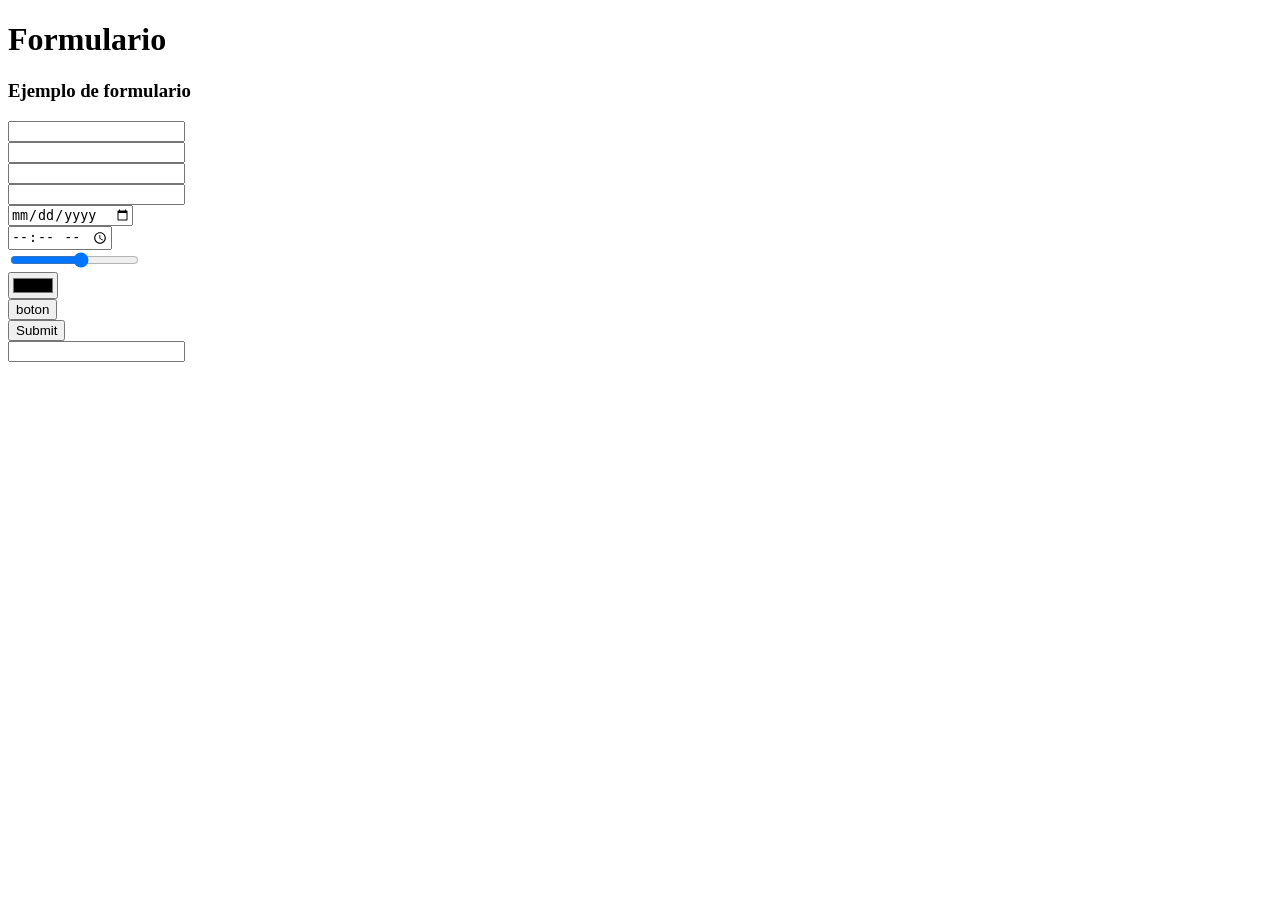
<file: form.html>
<!DOCTYPE html>
<html lang="en">
<head>
    <meta charset="UTF-8">
    <meta name="viewport" content="width=device-width, initial-scale=1.0">
    <title>Formulario de ejemplo</title>
</head>
<body>
    <h1>Formulario</h1>
    <h3>Ejemplo de formulario</h3>
    <form action="">
        <input type="text">
        <br>
        <input type="password">
        <br>
        <input type="number">
        <br>
        <input type="email">
        <br>
        <input type="date">
        <br>
        <input type="time">
        <br> 
        <input type="range" min="1" max="10">
        <br>
        <input type="color">
        <br> 
        <input type="button" value="boton">
        <br>
        <input type="submit">
        <br>
        <input type="text" required="">
    </form>
</body>
</html>
</file>
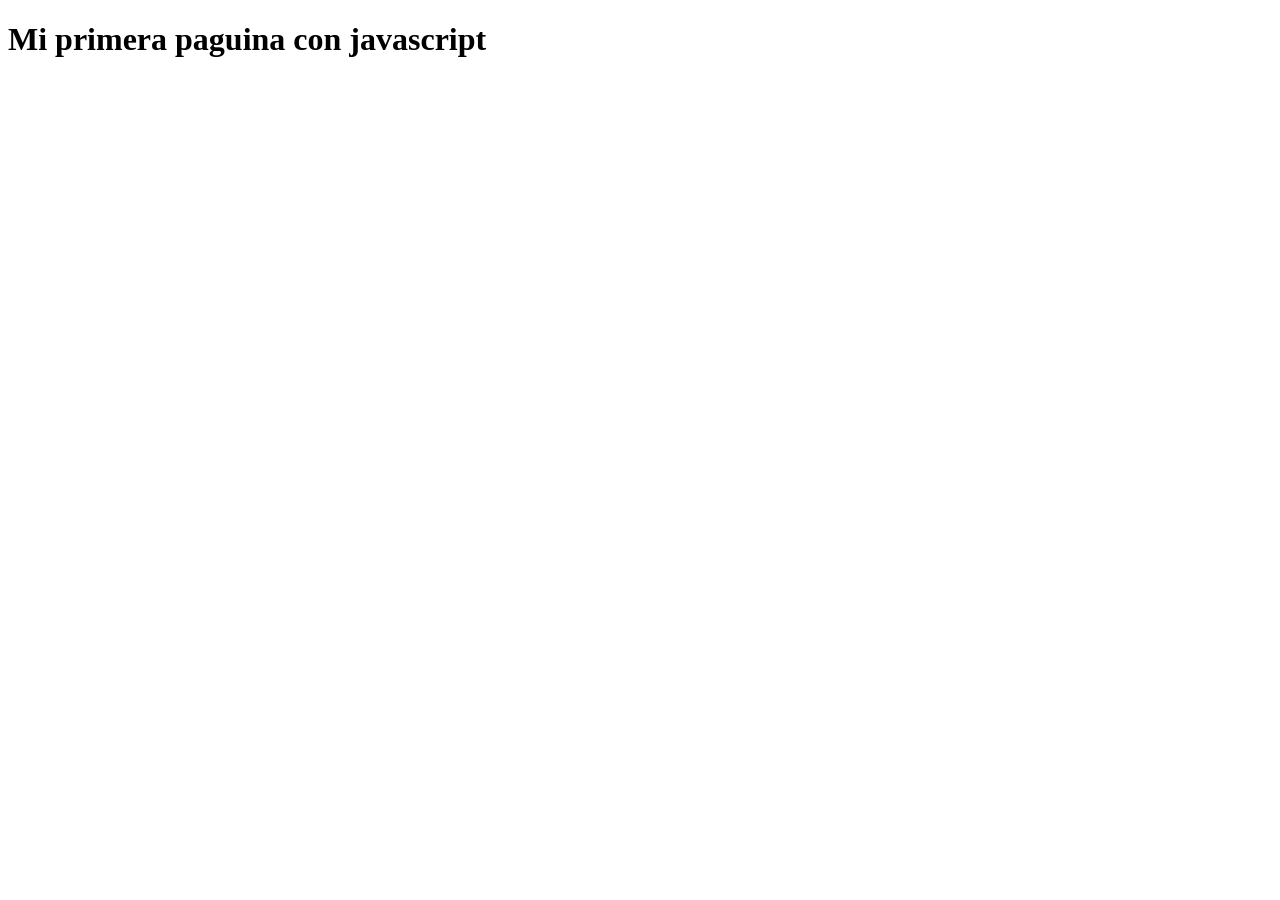
<file: javascript.html>
<!DOCTYPE html>
<html lang="en">
<head>
    <meta charset="UTF-8">
    <meta name="viewport" content="width=device-width, initial-scale=1.0">
    <title>javascript clase 1</title>
</head>
<body>
    <h1>Mi primera paguina con javascript</h1>
    <script src="saludo.js"></script>
</body>
</html>
</file>
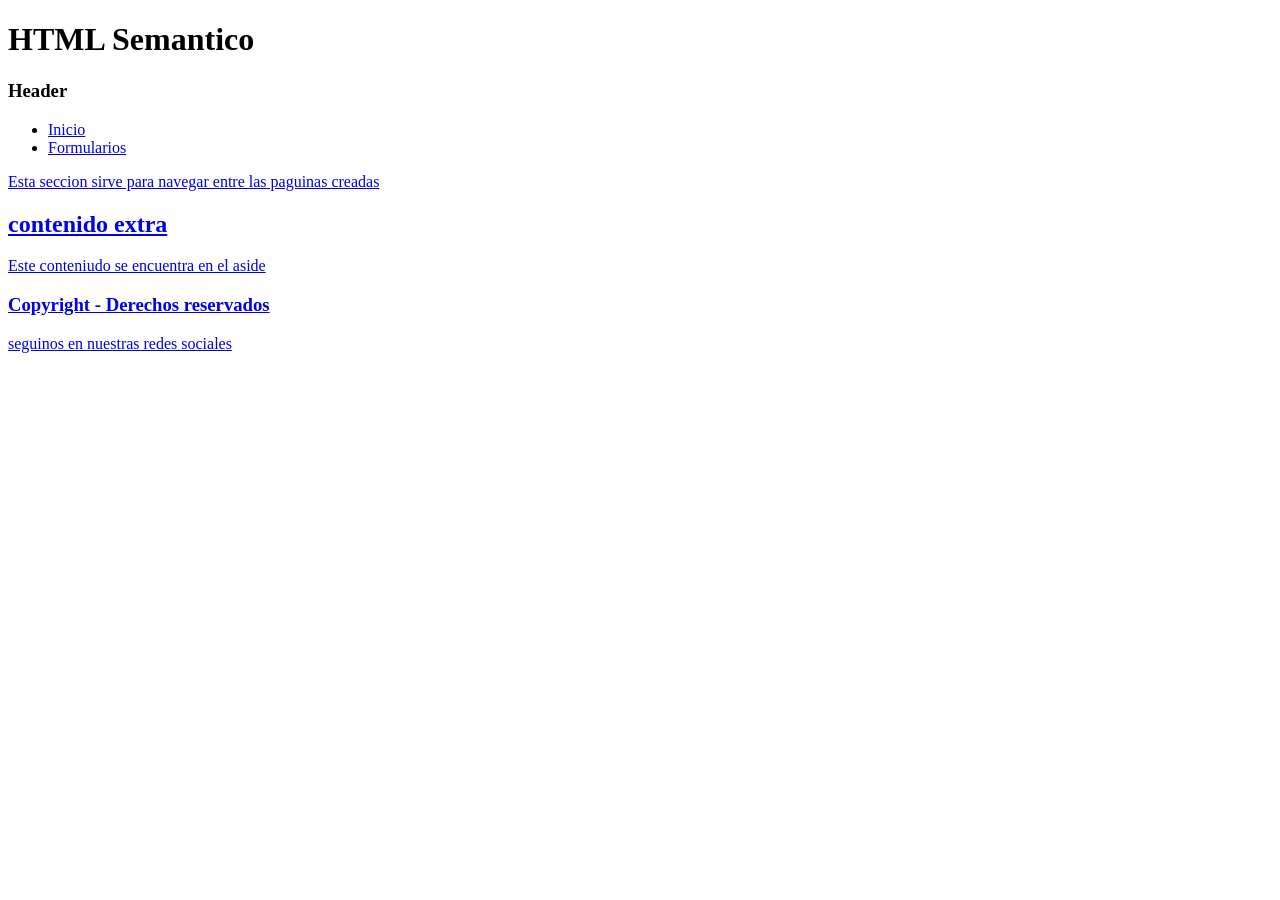
<file: semantica.html>
<!DOCTYPE html>
<html lang="en">
<head>
    <meta charset="UTF-8">
    <meta name="viewport" content="width=device-width, initial-scale=1.0">
    <title>HTML Semantico</title>
</head>
<body>
    <h1>HTML Semantico</h1>
    <h3>Header</h3>
    <header>
        <nav>
            <ul>
                <li><a href="index.html">Inicio</li>
                <li><a href="form.html">Formularios </li>
            </ul>
        </nav>
    </header>
    <ARTicle>
        <section>
            <p>Esta seccion sirve para navegar entre las paguinas creadas</p>
        </section>
    </ARTicle>
    <aside>
        <h2>contenido extra</h2>
        <p>Este conteniudo se encuentra en el aside</p>
    </aside>
    <footer>
        <h3>Copyright - Derechos reservados</h3>
        <p>seguinos en nuestras redes sociales</p>
    </footer>
</body>
</html>
</file>
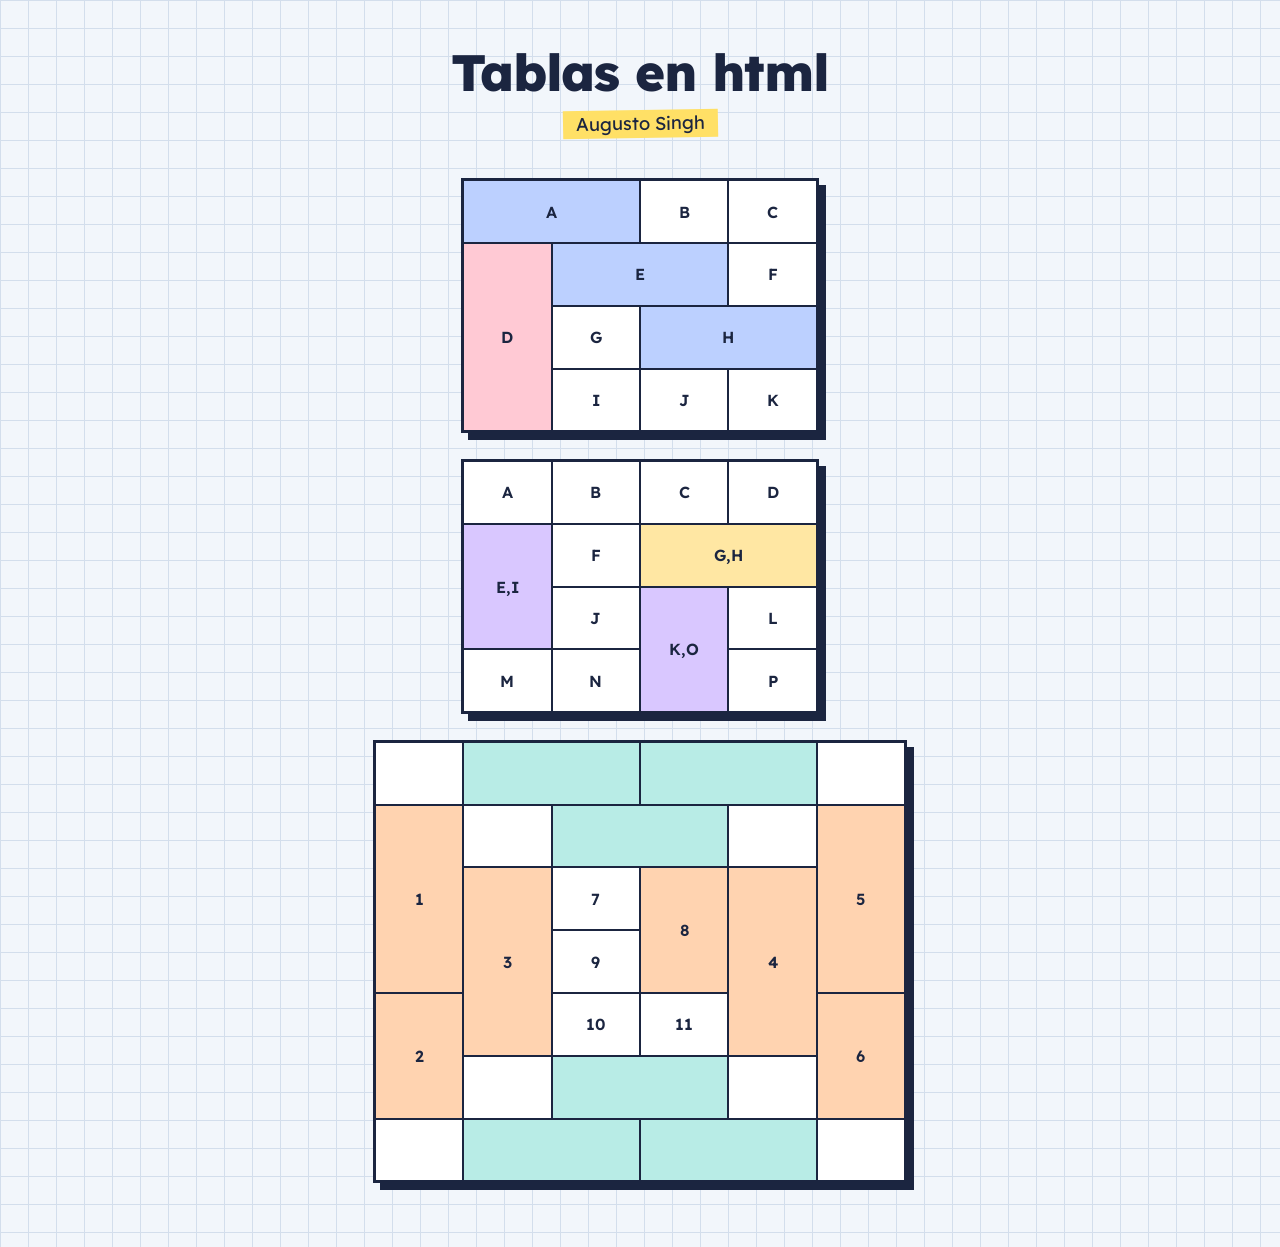
<file: TP2.html>
<!DOCTYPE html>
<html lang="en">
<head>
    <meta charset="UTF-8">
    <meta name="viewport" content="width=device-width, initial-scale=1.0">
    <title>TP2 Tablas</title>
    <link rel="stylesheet" href="tp2.css">
</head>
<body>
    <h1>Tablas en html</h1>
    <h2>Augusto Singh</h2>

    <table border="2px">
        <tr>
            <td colspan="2"> A </td>
            <td> B </td>
            <td> C </td>
        </tr>
        <tr>
            <td rowspan="3">D</td>
            <td colspan="2 ">E</td>
            <td>F</td>
        </tr>
        <td>G</td>
        <td colspan="2">H</td>
        <tr>
            <td>I</td>
            <td>J</td>
            <td>K</td>
        </tr>
    </table>
<br>
<table border="2px">
    <tr>
        <td>A</td>
        <td>B</td>
        <td>C</td>
        <td>D</td>
    </tr>
    <tr>
        <td rowspan="2"> E,I</td>
        <td>F</td>
        <td colspan="2">G,H</td>
    </tr>
    <tr>
        <td>J</td>
        <td rowspan="2">K,O</td>
        <td>L</td>
    </tr>
    <tr>
        <td>M</td>
        <td>N</td>
        <td>P</td>
    </tr>
</table>
<br>
<table border="2px">
    <tr>
        <td></td>
        <td colspan="2"></td>
        <td colspan="2"></td>
        <td></td>
    </tr>
    <tr>
        <td rowspan="3">1</td>
        <td></td>
        <td colspan="2"></td>
        <td></td>
        <td rowspan="3">5</td>
    </tr>
    <tr>
        <td rowspan="3">3</td>
        <td>7</td>
        <td rowspan="2">8</td>
        <td rowspan="3">4</td>
    </tr>
    <tr>
        <td>9</td>
    </tr>
    <tr>
        <td rowspan="2">2</td>
        <td>10</td>
        <td>11</td>
        <td rowspan="2">6</td>
    </tr>
    <tr>
        <td></td>
        <td colspan="2"></td>
        <td></td>
    </tr>
    <tr>
        <td></td>
        <td colspan="2"></td>
        <td colspan="2"></td>
        <td></td>
    </tr>

    <table>
        <tr>
            
        </tr>
    </table>
</table>
</body>
</html>
</file>
<file: tp2.css>
/* ==========================================================
   TP2 - Tablas en HTML
   Idea: papel cuadriculado de cuaderno + celdas de colores.
   Las celdas combinadas (colspan / rowspan) se pintan de
   otro color, así se ve a simple vista qué celdas se unieron.
   ========================================================== */

@import url("https://fonts.googleapis.com/css2?family=Lexend:wght@400;600;800&display=swap");

/* ---------- Colores y medidas reutilizables ---------- */
:root {
    --tinta: #1b2540;
    --papel: #f2f6fb;
    --cuadricula: #d3deec;
    --celda: #ffffff;
    --resaltador: #ffe066;

    /* Colores por defecto de las celdas combinadas */
    --horizontal: #bcd0ff;   /* colspan */
    --vertical: #ffc9d4;     /* rowspan */
    --ambas: #c9f0d8;        /* colspan + rowspan */
}

/* Cada tabla tiene su propia paleta */
table:nth-of-type(2) {
    --horizontal: #ffe7a3;
    --vertical: #d9c7ff;
    --ambas: #ffc9d4;
}

table:nth-of-type(3) {
    --horizontal: #b8ece6;
    --vertical: #ffd3b0;
    --ambas: #d9c7ff;
}

/* ---------- Página ---------- */
body {
    margin: 0;
    padding: 2.5rem 1.5rem 4rem;
    font-family: "Lexend", "Segoe UI", Arial, sans-serif;
    color: var(--tinta);
    background-color: var(--papel);
    /* Papel cuadriculado hecho solo con CSS */
    background-image:
        linear-gradient(var(--cuadricula) 1px, transparent 1px),
        linear-gradient(90deg, var(--cuadricula) 1px, transparent 1px);
    background-size: 28px 28px;
    text-align: center;
}

h1 {
    margin: 0 0 0.4rem;
    font-size: clamp(2rem, 6vw, 3.2rem);
    font-weight: 800;
    letter-spacing: -0.02em;
}

h2 {
    display: inline-block;
    margin: 0 0 2.5rem;
    padding: 0.15rem 0.8rem;
    font-size: 1.15rem;
    font-weight: 400;
    background: var(--resaltador);
    transform: rotate(-1deg);
}

/* ---------- Tablas ---------- */
table {
    margin: 0 auto;
    border-collapse: collapse;
    background: var(--celda);
    border: 3px solid var(--tinta);
    /* Sombra dura, como una pegatina sobre el cuaderno */
    box-shadow: 7px 7px 0 var(--tinta);
}

td {
    min-width: 3rem;
    height: 2.8rem;
    padding: 0.5rem 1.2rem;
    border: 2px solid var(--tinta);
    background: var(--celda);
    font-weight: 600;
    text-align: center;
    vertical-align: middle;
    transition: background-color 0.15s ease;
}

/* Celdas combinadas: el color muestra qué tipo de unión tienen */
td[colspan] {
    background: var(--horizontal);
}

td[rowspan] {
    background: var(--vertical);
}

td[colspan][rowspan] {
    background: var(--ambas);
}

/* Al pasar el mouse por una celda se resalta */
td:hover {
    background: var(--resaltador);
}

/* El <br> entre tablas deja un espacio extra: lo compensamos */
br {
    display: block;
    content: "";
    margin-bottom: 1.6rem;
}

/* ---------- Pantallas chicas ---------- */
@media (max-width: 520px) {
    body {
        padding: 1.5rem 0.75rem 3rem;
    }

    td {
        min-width: 2rem;
        padding: 0.4rem 0.6rem;
    }
}
</file>
